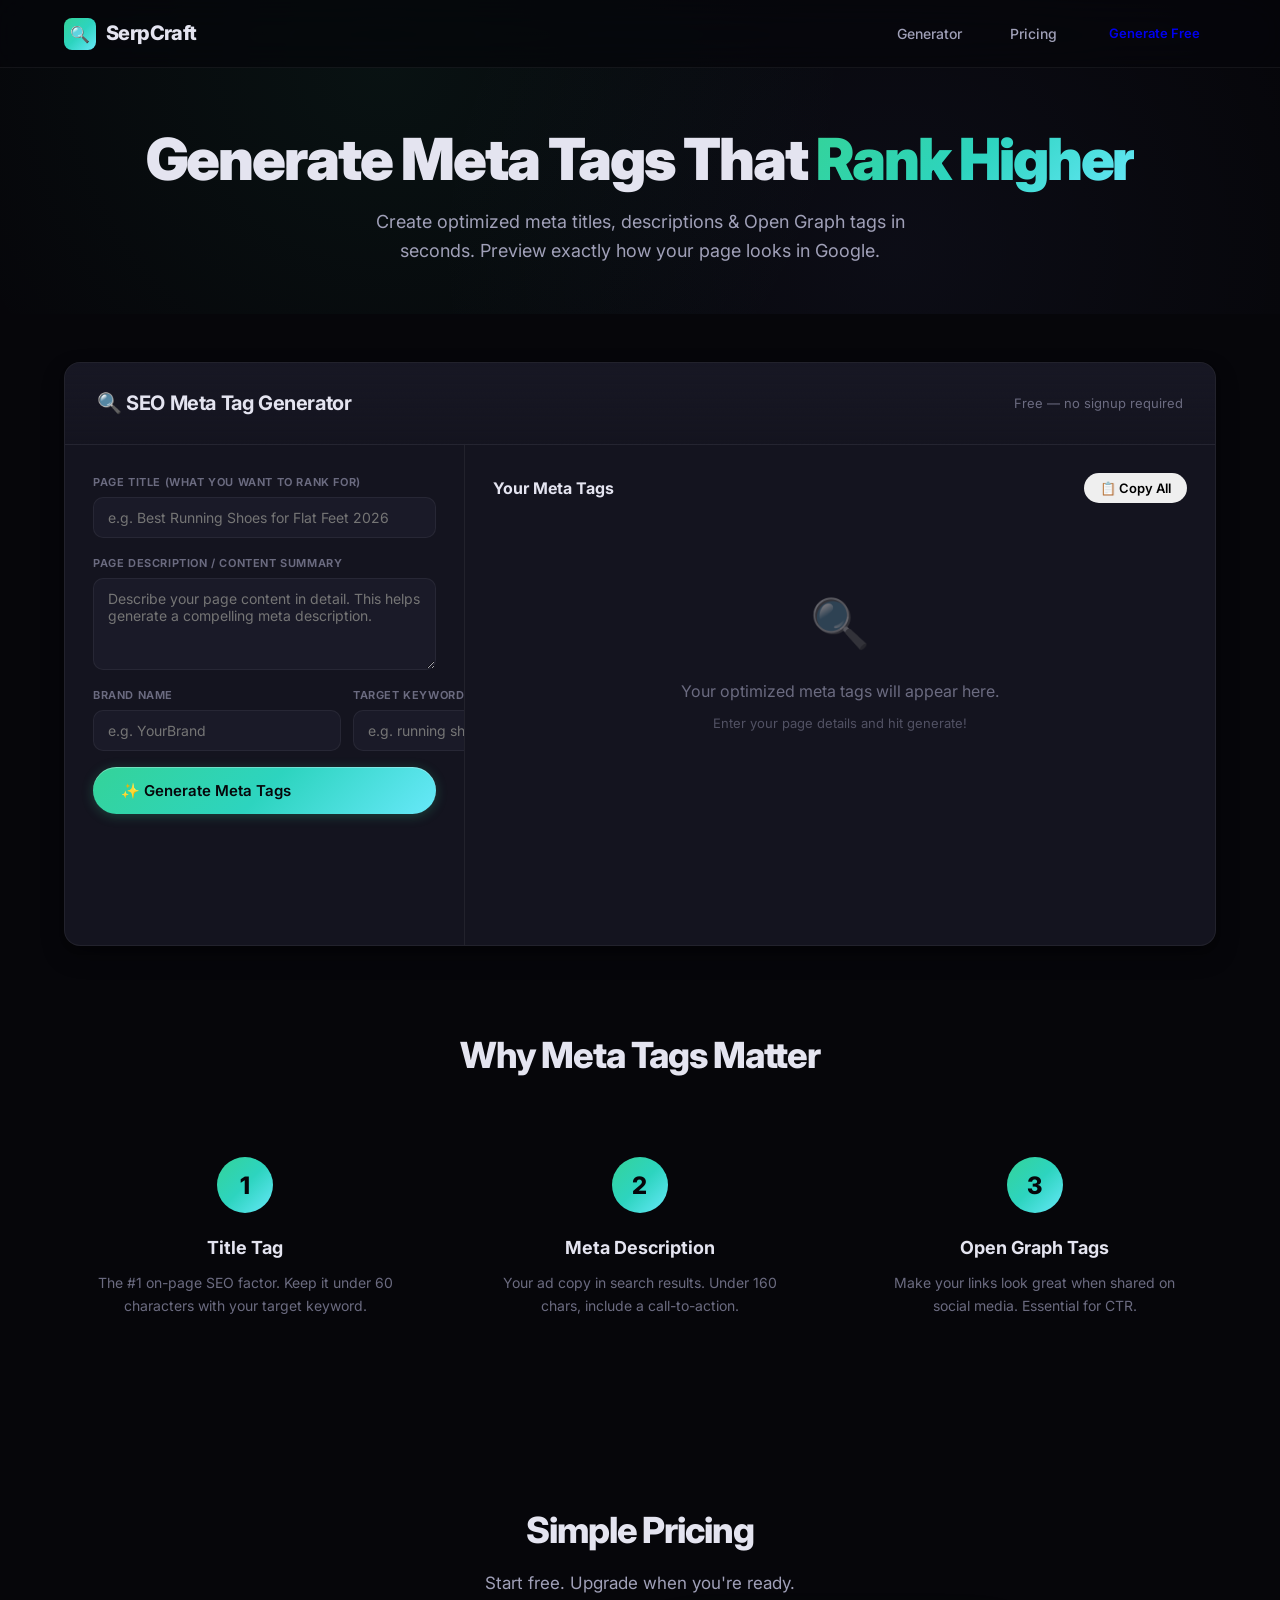
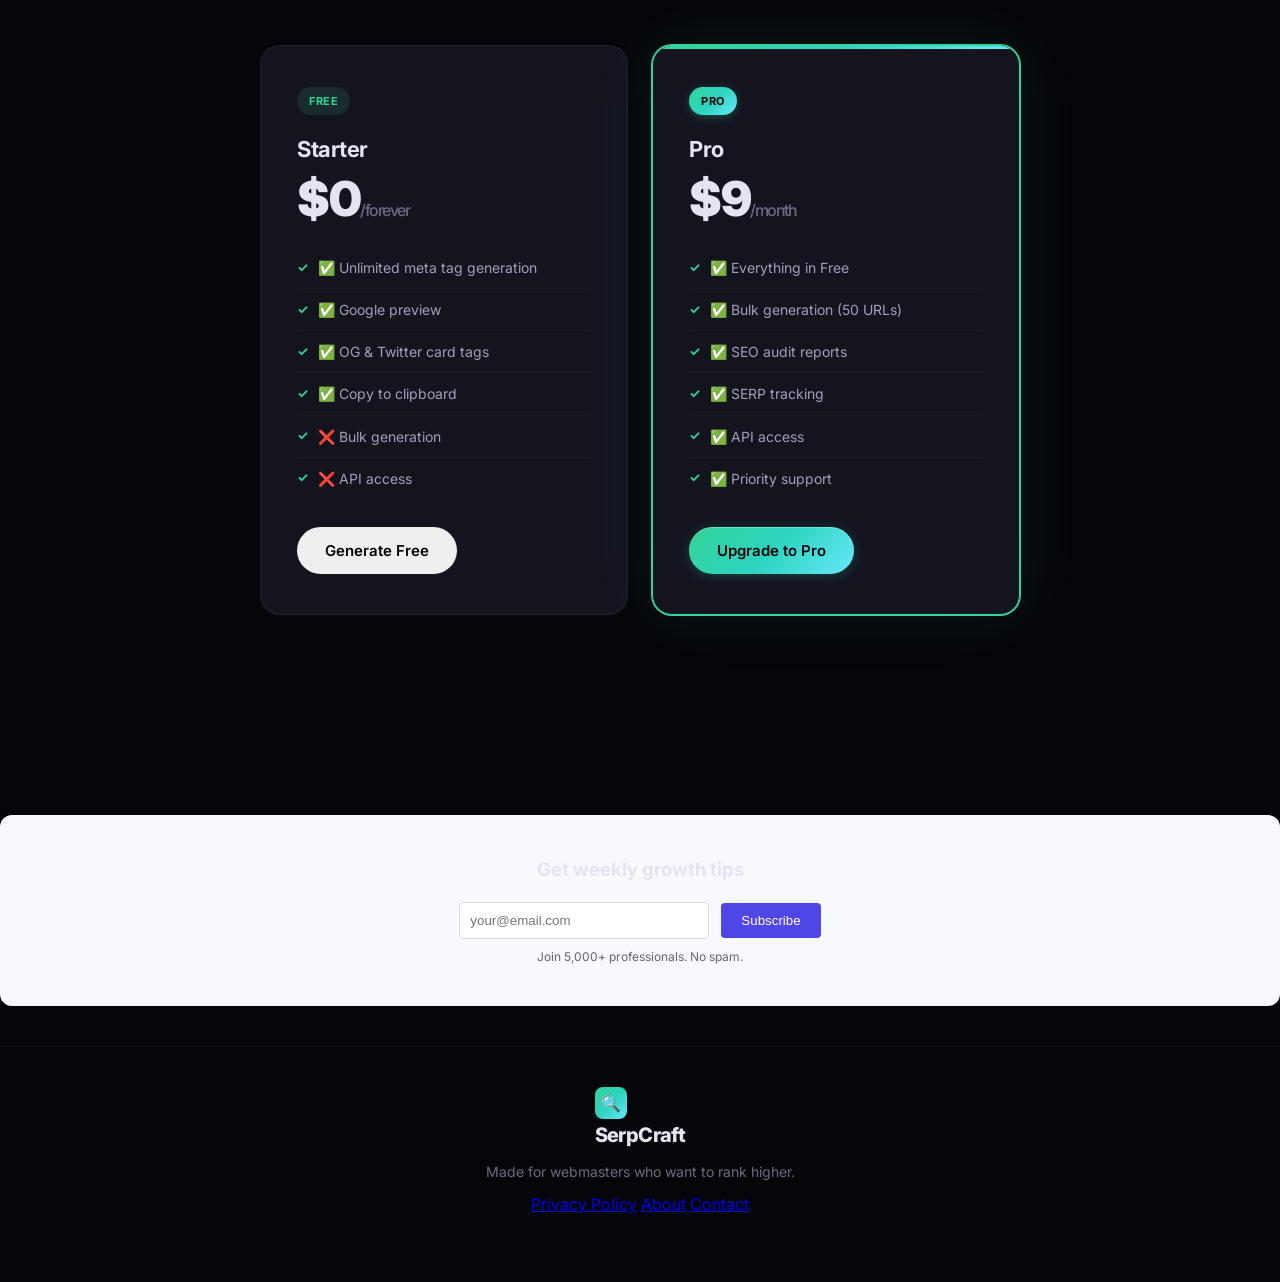
<file: index.html>
<!DOCTYPE html>
<html lang="en">
<head>
  <meta charset="UTF-8">
  <meta name="viewport" content="width=device-width, initial-scale=1.0">
  <title>SerpCraft — Free SEO Meta Tag Generator</title>
  <meta name="description" content="Generate optimized meta titles, descriptions & Open Graph tags for better Google rankings. Free SEO tool.">
  <link rel="stylesheet" href="/src/css/style.css">
  <link rel="preconnect" href="https://fonts.googleapis.com">
  <link href="https://fonts.googleapis.com/css2?family=Inter:wght@400;500;600;700;800&display=swap" rel="stylesheet">
<script async src="https://pagead2.googlesyndication.com/pagead/js/adsbygoogle.js?client=pub-8410225250422623" crossorigin="anonymous"></script>
<!-- Replace pub-8410225250422623 with your AdSense ID -->
<meta name="google-adsense-account" content="ca-pub-8410225250422623">
</head>
<body>
  <nav class="navbar">
    <div class="container nav-inner">
      <a href="#" class="logo"><span class="logo-icon">🔍</span> SerpCraft</a>
      <div class="nav-links">
        <a href="#generator" class="nav-link">Generator</a>
        <a href="#pricing" class="nav-link">Pricing</a>
        <a href="#generator" class="btn btn-sm btn-outline">Generate Free</a>
      </div>
    </div>
  </nav>

  <section class="hero">
    <div class="container hero-content">
      <h1>Generate Meta Tags That <span class="gradient-text">Rank Higher</span></h1>
      <p class="hero-subtitle">Create optimized meta titles, descriptions & Open Graph tags in seconds. Preview exactly how your page looks in Google.</p>
    </div>
  </section>

  <section id="generator" class="gen-section">
    <div class="container">
      <div class="gen-card">
        <div class="gen-header">
          <h2>🔍 SEO Meta Tag Generator</h2>
          <p class="app-hint">Free — no signup required</p>
        </div>
        <div class="gen-body">
          <div class="input-panel">
            <div class="form-group">
              <label for="pageTitle">Page Title (what you want to rank for)</label>
              <input type="text" id="pageTitle" placeholder="e.g. Best Running Shoes for Flat Feet 2026">
            </div>
            <div class="form-group">
              <label for="pageDesc">Page Description / Content Summary</label>
              <textarea id="pageDesc" rows="4" placeholder="Describe your page content in detail. This helps generate a compelling meta description."></textarea>
            </div>
            <div class="form-row">
              <div class="form-group">
                <label for="brandName">Brand Name</label>
                <input type="text" id="brandName" placeholder="e.g. YourBrand">
              </div>
              <div class="form-group">
                <label for="targetKeyword">Target Keyword (optional)</label>
                <input type="text" id="targetKeyword" placeholder="e.g. running shoes">
              </div>
            </div>
            <button class="btn btn-primary btn-lg" onclick="generateMeta()">✨ Generate Meta Tags</button>
          </div>

          <div class="output-panel">
            <div class="output-header">
              <h3>Your Meta Tags</h3>
              <div class="output-actions">
                <button class="btn btn-sm btn-outline" onclick="copyAllMeta()">📋 Copy All</button>
              </div>
            </div>

            <div id="metaOutput" class="meta-output">
              <div class="empty-state" id="metaEmpty">
                <div class="empty-icon">🔍</div>
                <p>Your optimized meta tags will appear here.</p>
                <p class="empty-hint">Enter your page details and hit generate!</p>
              </div>
            </div>

            <!-- Google Preview -->
            <div id="googlePreview" class="google-preview" style="display:none;">
              <h4>📊 Google Search Preview</h4>
              <div class="preview-result">
                <div class="preview-url" id="prevUrl"></div>
                <div class="preview-title" id="prevTitle"></div>
                <div class="preview-desc" id="prevDesc"></div>
              </div>
            </div>

            <!-- Loading -->
            <div id="metaLoading" class="loading-state" style="display:none;">
              <div class="spinner"></div>
              <p>Generating optimized tags...</p>
            </div>
          </div>
        </div>
      </div>

      <!-- How It Works -->
      <div class="how-it-works">
        <h2>Why Meta Tags Matter</h2>
        <div class="steps">
          <div class="step">
            <div class="step-number">1</div>
            <h3>Title Tag</h3>
            <p>The #1 on-page SEO factor. Keep it under 60 characters with your target keyword.</p>
          </div>
          <div class="step">
            <div class="step-number">2</div>
            <h3>Meta Description</h3>
            <p>Your ad copy in search results. Under 160 chars, include a call-to-action.</p>
          </div>
          <div class="step">
            <div class="step-number">3</div>
            <h3>Open Graph Tags</h3>
            <p>Make your links look great when shared on social media. Essential for CTR.</p>
          </div>
        </div>
      </div>

      <!-- Pricing -->
      <section id="pricing" class="pricing-section">
        <h2>Simple Pricing</h2>
        <p class="pricing-subtitle">Start free. Upgrade when you're ready.</p>
        <div class="pricing-grid">
          <div class="pricing-card">
            <div class="pricing-badge free">Free</div>
            <h3>Starter</h3>
            <div class="price">$0<span>/forever</span></div>
            <ul class="feature-list">
              <li>✅ Unlimited meta tag generation</li>
              <li>✅ Google preview</li>
              <li>✅ OG & Twitter card tags</li>
              <li>✅ Copy to clipboard</li>
              <li>❌ Bulk generation</li>
              <li>❌ API access</li>
            </ul>
            <button class="btn btn-outline btn-lg" onclick="document.getElementById('pageTitle').focus()">Generate Free</button>
          </div>
          <div class="pricing-card featured">
            <div class="pricing-badge pro">PRO</div>
            <h3>Pro</h3>
            <div class="price">$9<span>/month</span></div>
            <ul class="feature-list">
              <li>✅ Everything in Free</li>
              <li>✅ Bulk generation (50 URLs)</li>
              <li>✅ SEO audit reports</li>
              <li>✅ SERP tracking</li>
              <li>✅ API access</li>
              <li>✅ Priority support</li>
            </ul>
            <button class="btn btn-primary btn-lg">Upgrade to Pro</button>
          </div>
        </div>
      </section>
    </div>
  </section>

  <div style="padding:40px;text-align:center;background:#f8f8ff;margin:40px 0;border-radius:12px;">
<h3 style="margin-bottom:16px;">Get weekly growth tips</h3>
<input type="email" placeholder="your@email.com" style="padding:10px;width:250px;margin-right:8px;border:1px solid #ddd;border-radius:4px;">
<button style="padding:10px 20px;background:#4f46e5;color:white;border:none;border-radius:4px;cursor:pointer;">Subscribe</button>
<p style="font-size:12px;color:#666;margin-top:8px;">Join 5,000+ professionals. No spam.</p>
</div>
<footer class="footer">
    <div class="container footer-inner">
      <div class="footer-brand"><span class="logo-icon">🔍</span> SerpCraft</div>
      <p>Made for webmasters who want to rank higher.</p>
      <nav class="footer-nav">
      <a href="/privacy.html">Privacy Policy</a>
      <a href="/about.html">About</a>
      <a href="/contact.html">Contact</a>
    </nav>
    <p class="footer-note"&copy; 2026 SerpCraft. All rights reserved.</p>
    </div>
  </footer>

  <script src="/src/js/app.js"></script>
</body>
</html>
</file>
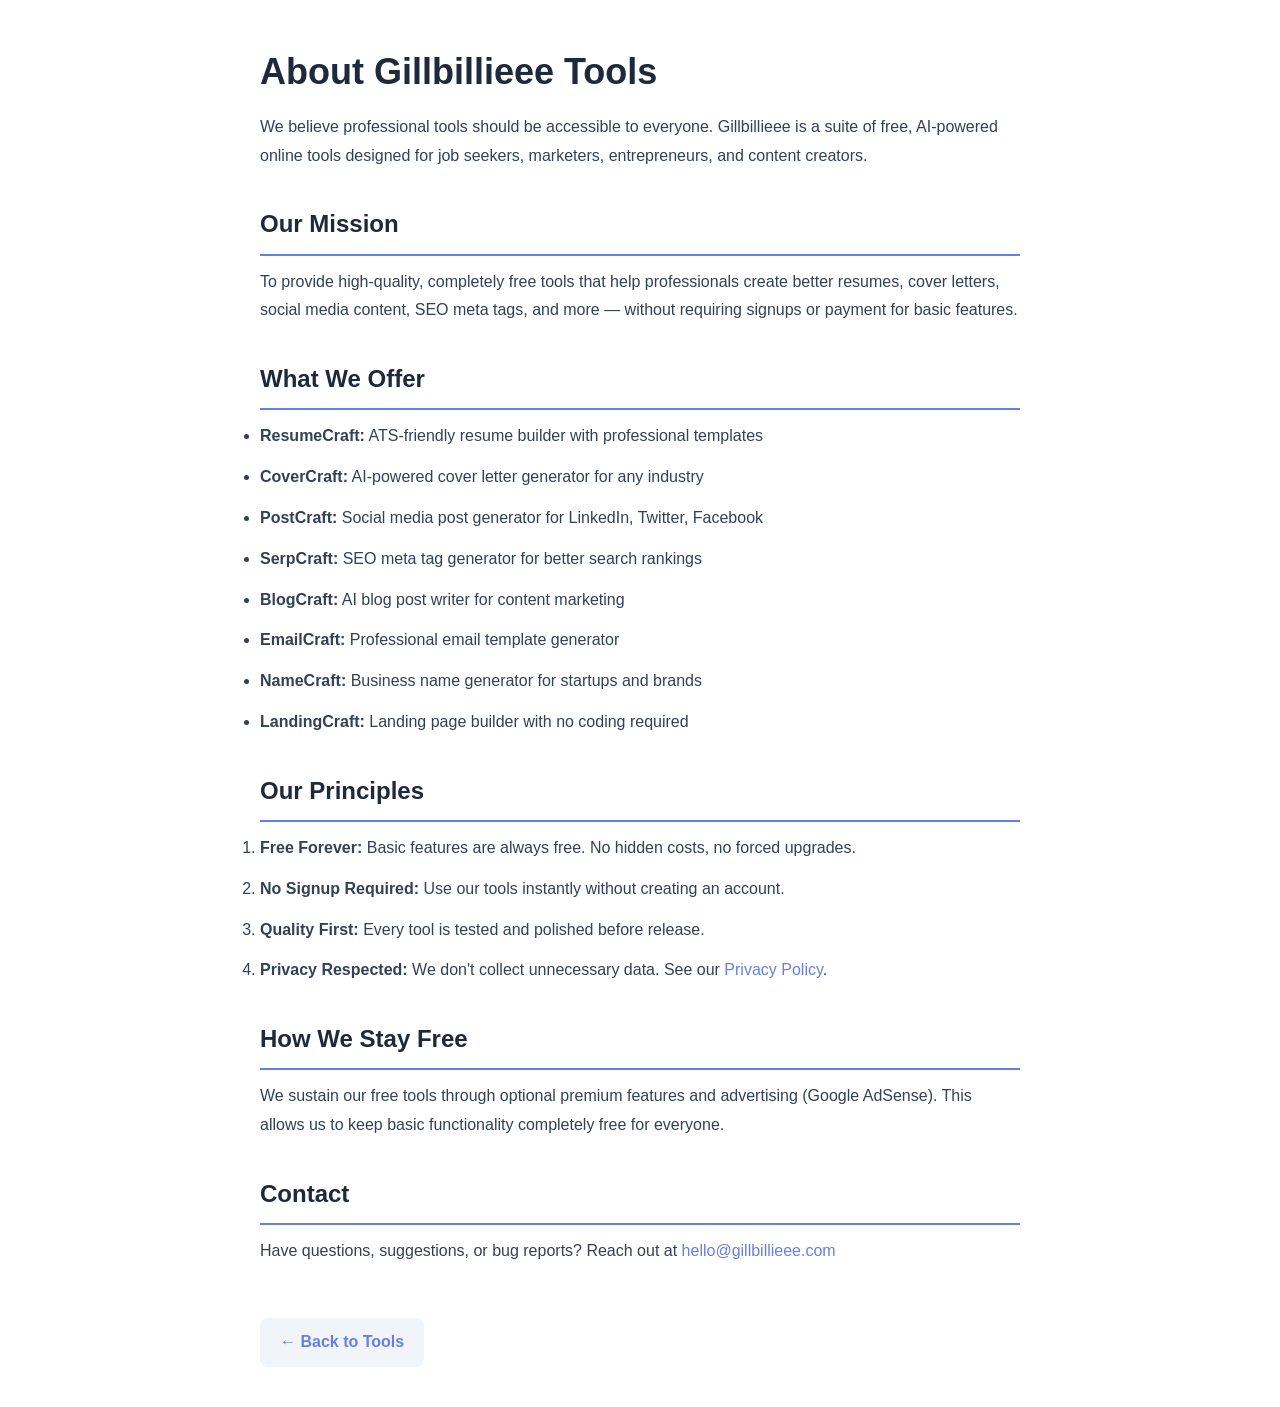
<file: about.html>
<!DOCTYPE html>
<html lang="en">
<head>
  <meta charset="UTF-8">
  <meta name="viewport" content="width=device-width, initial-scale=1.0">
  <title>About — Gillbillieee Tools</title>
  <style>
    * { margin: 0; padding: 0; box-sizing: border-box; }
    body { font-family: -apple-system, BlinkMacSystemFont, 'Segoe UI', Roboto, sans-serif; line-height: 1.8; color: #334155; max-width: 800px; margin: 0 auto; padding: 40px 20px; }
    h1 { font-size: 36px; margin-bottom: 8px; color: #1e293b; }
    h2 { font-size: 24px; margin-top: 32px; margin-bottom: 12px; color: #1e293b; border-bottom: 2px solid #667eea; padding-bottom: 8px; }
    p, li { margin-bottom: 12px; }
    a { color: #667eea; text-decoration: none; }
    .back { display: inline-block; margin-top: 40px; padding: 10px 20px; background: #f1f5f9; border-radius: 8px; color: #667eea; font-weight: 600; }
  </style>
<meta name="google-adsense-account" content="ca-pub-8410225250422623">
<script async src="https://pagead2.googlesyndication.com/pagead/js/adsbygoogle.js?client=ca-pub-8410225250422623" crossorigin="anonymous"></script>
</head>
<body>
  <h1>About Gillbillieee Tools</h1>
  
  <p>We believe professional tools should be accessible to everyone. Gillbillieee is a suite of free, AI-powered online tools designed for job seekers, marketers, entrepreneurs, and content creators.</p>
  
  <h2>Our Mission</h2>
  <p>To provide high-quality, completely free tools that help professionals create better resumes, cover letters, social media content, SEO meta tags, and more — without requiring signups or payment for basic features.</p>
  
  <h2>What We Offer</h2>
  <ul>
    <li><strong>ResumeCraft:</strong> ATS-friendly resume builder with professional templates</li>
    <li><strong>CoverCraft:</strong> AI-powered cover letter generator for any industry</li>
    <li><strong>PostCraft:</strong> Social media post generator for LinkedIn, Twitter, Facebook</li>
    <li><strong>SerpCraft:</strong> SEO meta tag generator for better search rankings</li>
    <li><strong>BlogCraft:</strong> AI blog post writer for content marketing</li>
    <li><strong>EmailCraft:</strong> Professional email template generator</li>
    <li><strong>NameCraft:</strong> Business name generator for startups and brands</li>
    <li><strong>LandingCraft:</strong> Landing page builder with no coding required</li>
  </ul>
  
  <h2>Our Principles</h2>
  <ol>
    <li><strong>Free Forever:</strong> Basic features are always free. No hidden costs, no forced upgrades.</li>
    <li><strong>No Signup Required:</strong> Use our tools instantly without creating an account.</li>
    <li><strong>Quality First:</strong> Every tool is tested and polished before release.</li>
    <li><strong>Privacy Respected:</strong> We don't collect unnecessary data. See our <a href="/privacy">Privacy Policy</a>.</li>
  </ol>
  
  <h2>How We Stay Free</h2>
  <p>We sustain our free tools through optional premium features and advertising (Google AdSense). This allows us to keep basic functionality completely free for everyone.</p>
  
  <h2>Contact</h2>
  <p>Have questions, suggestions, or bug reports? Reach out at <a href="mailto:hello@gillbillieee.com">hello@gillbillieee.com</a></p>
  
  <a href="/" class="back">← Back to Tools</a>
</body>
</html>
</file>
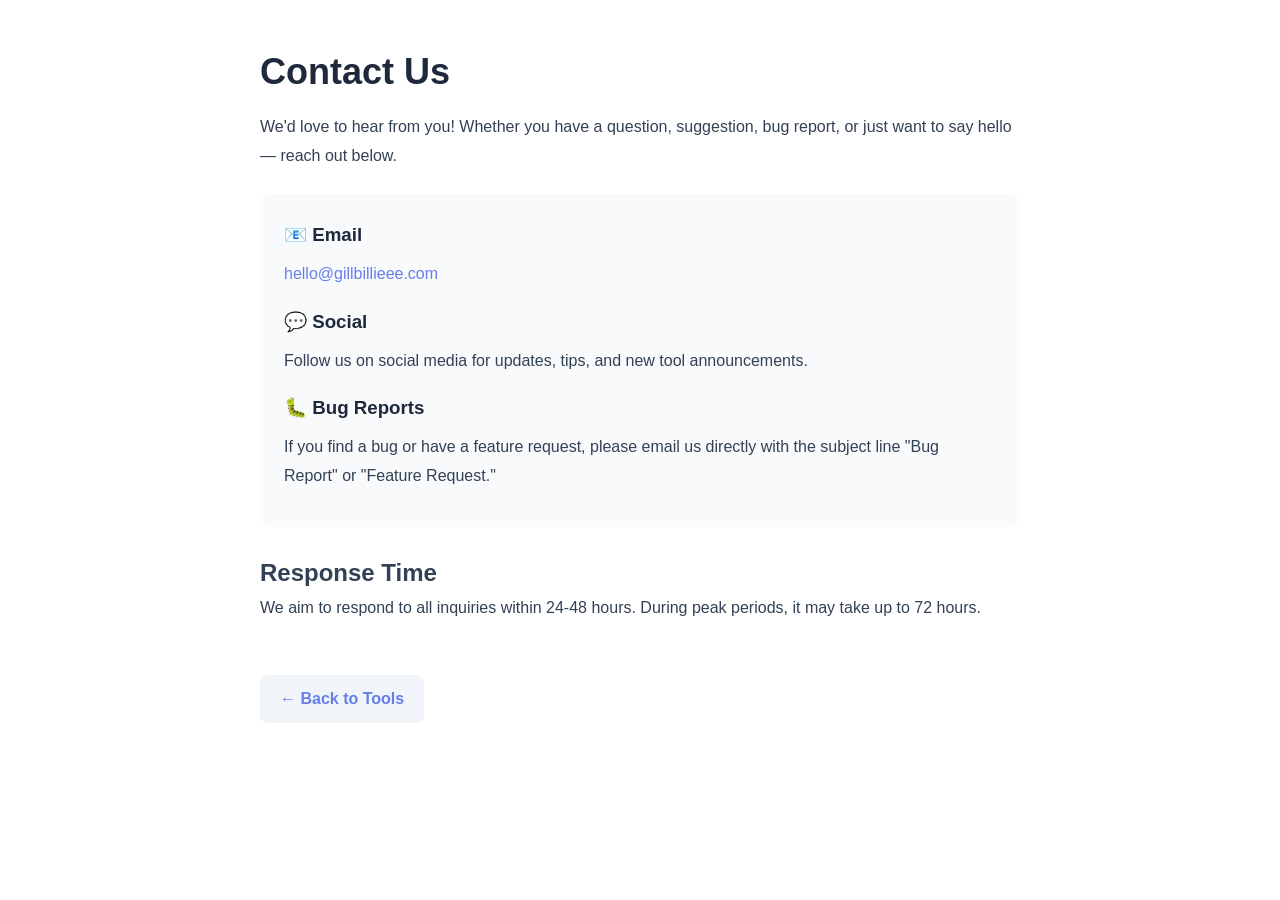
<file: contact.html>
<!DOCTYPE html>
<html lang="en">
<head>
  <meta charset="UTF-8">
  <meta name="viewport" content="width=device-width, initial-scale=1.0">
  <title>Contact — Gillbillieee Tools</title>
  <style>
    * { margin: 0; padding: 0; box-sizing: border-box; }
    body { font-family: -apple-system, BlinkMacSystemFont, 'Segoe UI', Roboto, sans-serif; line-height: 1.8; color: #334155; max-width: 800px; margin: 0 auto; padding: 40px 20px; }
    h1 { font-size: 36px; margin-bottom: 8px; color: #1e293b; }
    p, li { margin-bottom: 12px; }
    a { color: #667eea; text-decoration: none; }
    .back { display: inline-block; margin-top: 40px; padding: 10px 20px; background: #f1f5f9; border-radius: 8px; color: #667eea; font-weight: 600; }
    .contact-info { background: #f8fafc; padding: 24px; border-radius: 12px; margin: 24px 0; }
    .contact-info h3 { color: #1e293b; margin-bottom: 8px; }
  </style>
<meta name="google-adsense-account" content="ca-pub-8410225250422623">
<script async src="https://pagead2.googlesyndication.com/pagead/js/adsbygoogle.js?client=ca-pub-8410225250422623" crossorigin="anonymous"></script>
</head>
<body>
  <h1>Contact Us</h1>
  
  <p>We'd love to hear from you! Whether you have a question, suggestion, bug report, or just want to say hello — reach out below.</p>
  
  <div class="contact-info">
    <h3>📧 Email</h3>
    <p><a href="mailto:hello@gillbillieee.com">hello@gillbillieee.com</a></p>
    
    <h3 style="margin-top: 16px;">💬 Social</h3>
    <p>Follow us on social media for updates, tips, and new tool announcements.</p>
    
    <h3 style="margin-top: 16px;">🐛 Bug Reports</h3>
    <p>If you find a bug or have a feature request, please email us directly with the subject line "Bug Report" or "Feature Request."</p>
  </div>
  
  <h2>Response Time</h2>
  <p>We aim to respond to all inquiries within 24-48 hours. During peak periods, it may take up to 72 hours.</p>
  
  <a href="/" class="back">← Back to Tools</a>
</body>
</html>
</file>
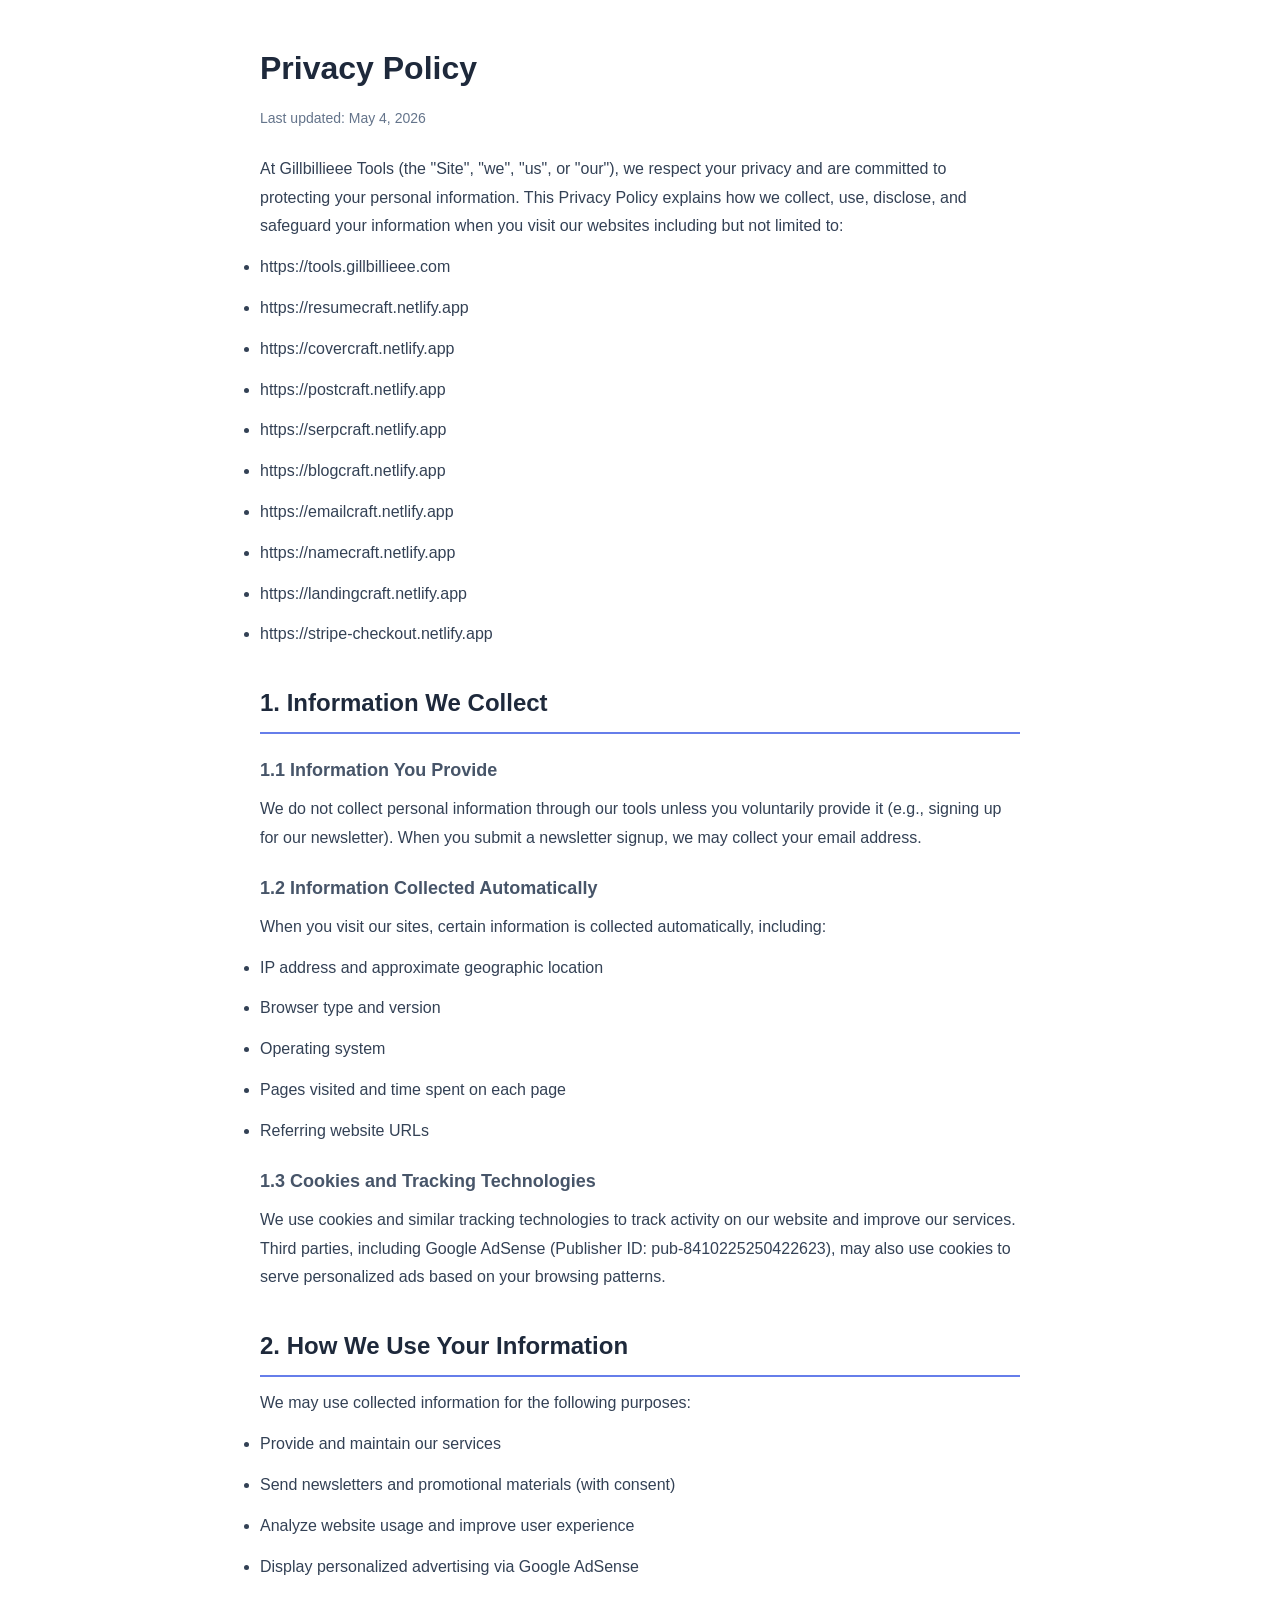
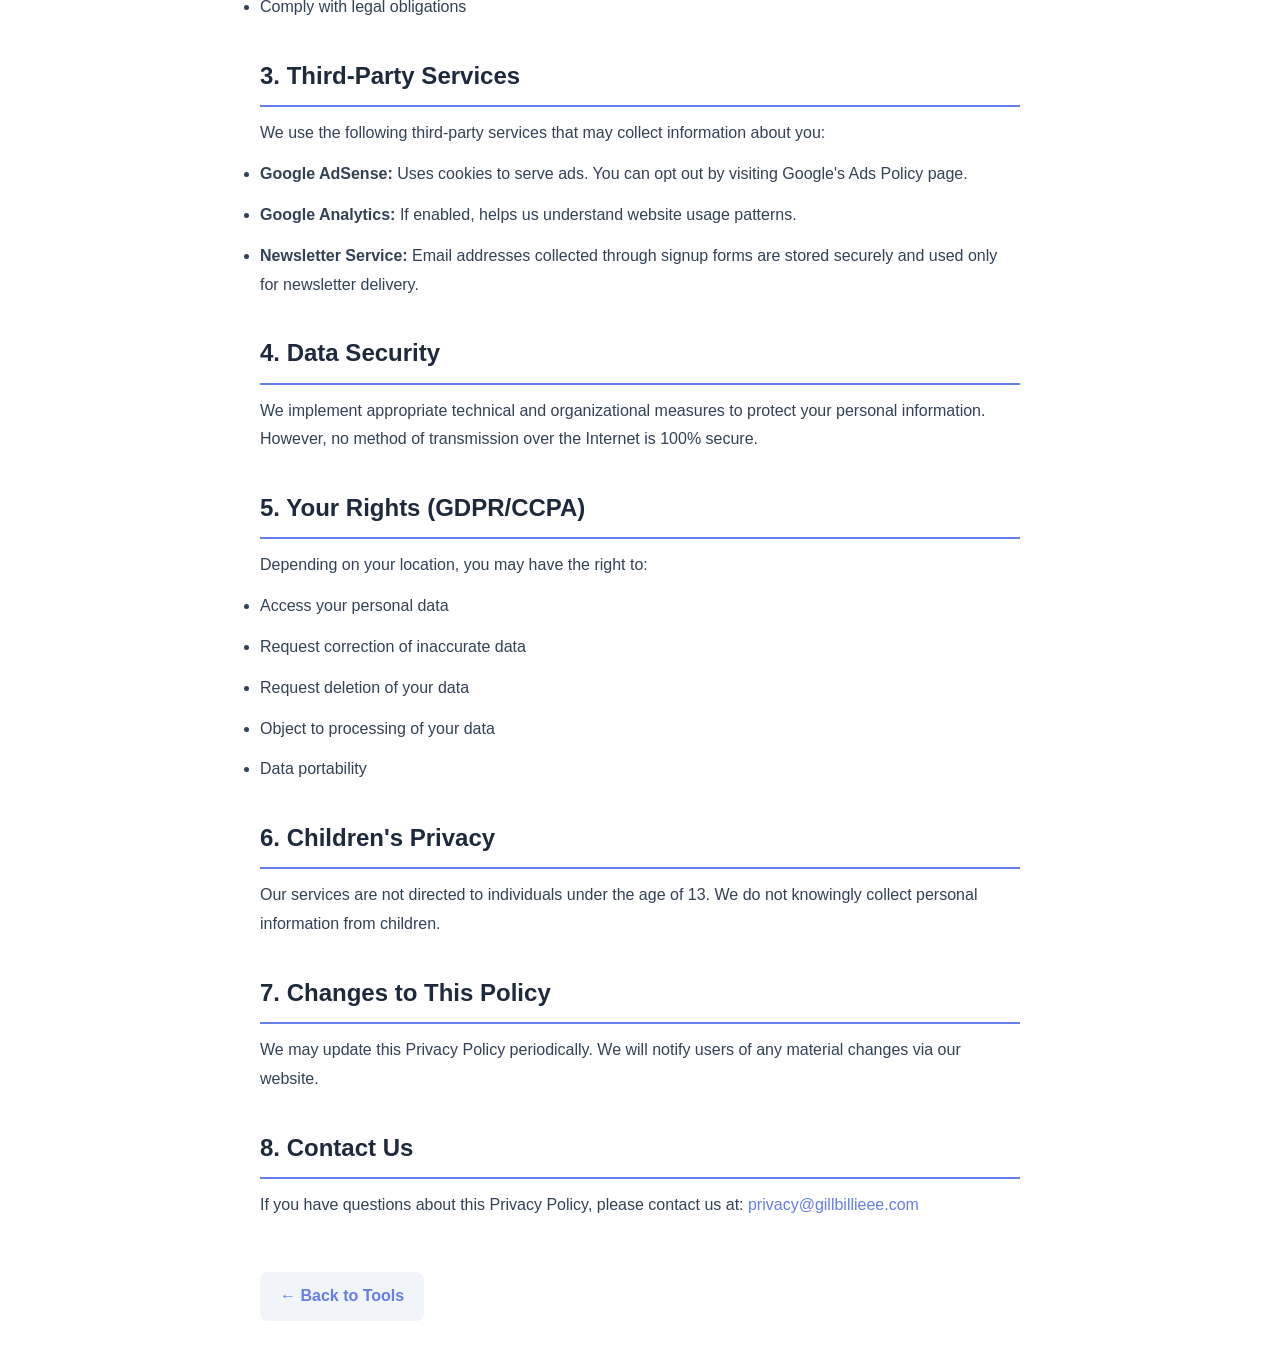
<file: privacy.html>
<!DOCTYPE html>
<html lang="en">
<head>
  <meta charset="UTF-8">
  <meta name="viewport" content="width=device-width, initial-scale=1.0">
  <title>Privacy Policy — Gillbillieee Tools</title>
  <style>
    * { margin: 0; padding: 0; box-sizing: border-box; }
    body { font-family: -apple-system, BlinkMacSystemFont, 'Segoe UI', Roboto, sans-serif; line-height: 1.8; color: #334155; max-width: 800px; margin: 0 auto; padding: 40px 20px; }
    h1 { font-size: 32px; margin-bottom: 8px; color: #1e293b; }
    h2 { font-size: 24px; margin-top: 32px; margin-bottom: 12px; color: #1e293b; border-bottom: 2px solid #667eea; padding-bottom: 8px; }
    h3 { font-size: 18px; margin-top: 20px; margin-bottom: 8px; color: #475569; }
    p, li { margin-bottom: 12px; }
    a { color: #667eea; text-decoration: none; }
    a:hover { text-decoration: underline; }
    .back { display: inline-block; margin-top: 40px; padding: 10px 20px; background: #f1f5f9; border-radius: 8px; color: #667eea; font-weight: 600; }
    .updated { color: #64748b; font-size: 14px; margin-bottom: 24px; }
  </style>
<meta name="google-adsense-account" content="ca-pub-8410225250422623">
<script async src="https://pagead2.googlesyndication.com/pagead/js/adsbygoogle.js?client=ca-pub-8410225250422623" crossorigin="anonymous"></script>
</head>
<body>
  <h1>Privacy Policy</h1>
  <p class="updated">Last updated: May 4, 2026</p>
  
  <p>At Gillbillieee Tools (the "Site", "we", "us", or "our"), we respect your privacy and are committed to protecting your personal information. This Privacy Policy explains how we collect, use, disclose, and safeguard your information when you visit our websites including but not limited to:</p>
  
  <ul>
    <li>https://tools.gillbillieee.com</li>
    <li>https://resumecraft.netlify.app</li>
    <li>https://covercraft.netlify.app</li>
    <li>https://postcraft.netlify.app</li>
    <li>https://serpcraft.netlify.app</li>
    <li>https://blogcraft.netlify.app</li>
    <li>https://emailcraft.netlify.app</li>
    <li>https://namecraft.netlify.app</li>
    <li>https://landingcraft.netlify.app</li>
    <li>https://stripe-checkout.netlify.app</li>
  </ul>
  
  <h2>1. Information We Collect</h2>
  <h3>1.1 Information You Provide</h3>
  <p>We do not collect personal information through our tools unless you voluntarily provide it (e.g., signing up for our newsletter). When you submit a newsletter signup, we may collect your email address.</p>
  
  <h3>1.2 Information Collected Automatically</h3>
  <p>When you visit our sites, certain information is collected automatically, including:</p>
  <ul>
    <li>IP address and approximate geographic location</li>
    <li>Browser type and version</li>
    <li>Operating system</li>
    <li>Pages visited and time spent on each page</li>
    <li>Referring website URLs</li>
  </ul>
  
  <h3>1.3 Cookies and Tracking Technologies</h3>
  <p>We use cookies and similar tracking technologies to track activity on our website and improve our services. Third parties, including Google AdSense (Publisher ID: pub-8410225250422623), may also use cookies to serve personalized ads based on your browsing patterns.</p>
  
  <h2>2. How We Use Your Information</h2>
  <p>We may use collected information for the following purposes:</p>
  <ul>
    <li>Provide and maintain our services</li>
    <li>Send newsletters and promotional materials (with consent)</li>
    <li>Analyze website usage and improve user experience</li>
    <li>Display personalized advertising via Google AdSense</li>
    <li>Comply with legal obligations</li>
  </ul>
  
  <h2>3. Third-Party Services</h2>
  <p>We use the following third-party services that may collect information about you:</p>
  <ul>
    <li><strong>Google AdSense:</strong> Uses cookies to serve ads. You can opt out by visiting Google's Ads Policy page.</li>
    <li><strong>Google Analytics:</strong> If enabled, helps us understand website usage patterns.</li>
    <li><strong>Newsletter Service:</strong> Email addresses collected through signup forms are stored securely and used only for newsletter delivery.</li>
  </ul>
  
  <h2>4. Data Security</h2>
  <p>We implement appropriate technical and organizational measures to protect your personal information. However, no method of transmission over the Internet is 100% secure.</p>
  
  <h2>5. Your Rights (GDPR/CCPA)</h2>
  <p>Depending on your location, you may have the right to:</p>
  <ul>
    <li>Access your personal data</li>
    <li>Request correction of inaccurate data</li>
    <li>Request deletion of your data</li>
    <li>Object to processing of your data</li>
    <li>Data portability</li>
  </ul>
  
  <h2>6. Children's Privacy</h2>
  <p>Our services are not directed to individuals under the age of 13. We do not knowingly collect personal information from children.</p>
  
  <h2>7. Changes to This Policy</h2>
  <p>We may update this Privacy Policy periodically. We will notify users of any material changes via our website.</p>
  
  <h2>8. Contact Us</h2>
  <p>If you have questions about this Privacy Policy, please contact us at: <a href="mailto:privacy@gillbillieee.com">privacy@gillbillieee.com</a></p>
  
  <a href="/" class="back">← Back to Tools</a>
</body>
</html>
</file>
<file: src/css/style.css>
/* ===== SERPCraft — Modern 2026 Design System (Dark) ===== */

@import url('https://fonts.googleapis.com/css2?family=Inter:wght@300;400;500;600;700;800;900&family=JetBrains+Mono:wght@400;500&display=swap');

*, *::before, *::after { box-sizing: border-box; margin: 0; padding: 0; }

:root {
  --bg: #06060a;
  --surface: rgba(18, 18, 26, 0.7);
  --surface-solid: #14141f;
  --surface-2: #1a1a28;
  --border: rgba(255, 255, 255, 0.06);
  --border-hover: rgba(255, 255, 255, 0.12);
  --text: #e4e4f0;
  --text-secondary: #a0a0b8;
  --text-dim: #6b6b80;

  --primary: #34d399;
  --primary-hover: #2dd4a0;
  --primary-light: rgba(52, 211, 153, 0.08);
  --primary-glow: rgba(52, 211, 153, 0.3);
  --accent: #818cf8;
  --accent-2: #06b6d4;

  --gradient-primary: linear-gradient(135deg, #34d399 0%, #2dd4bf 50%, #67e8f9 100%);
  --gradient-hero: radial-gradient(ellipse at 30% 20%, rgba(52, 211, 153, 0.08) 0%, transparent 50%),
                   radial-gradient(ellipse at 70% 80%, rgba(129, 140, 248, 0.06) 0%, transparent 50%),
                   linear-gradient(180deg, #06060a 0%, #0a0a14 100%);

  --shadow-sm: 0 1px 2px rgba(0, 0, 0, 0.3), 0 1px 3px rgba(0, 0, 0, 0.2);
  --shadow-md: 0 4px 6px -1px rgba(0, 0, 0, 0.3), 0 2px 4px -2px rgba(0, 0, 0, 0.2);
  --shadow-lg: 0 10px 25px -3px rgba(0, 0, 0, 0.4), 0 4px 10px -4px rgba(0, 0, 0, 0.2);
  --shadow-xl: 0 20px 50px -12px rgba(0, 0, 0, 0.5);
  --shadow-glow: 0 0 60px rgba(52, 211, 153, 0.1);

  --radius: 16px;
  --radius-sm: 10px;
  --radius-pill: 9999px;
}

html { scroll-behavior: smooth; }

body {
  font-family: 'Inter', -apple-system, BlinkMacSystemFont, sans-serif;
  background: var(--bg); color: var(--text); line-height: 1.65;
  overflow-x: hidden;
  -webkit-font-smoothing: antialiased;
}

.container { max-width: 1200px; margin: 0 auto; padding: 0 24px; }

/* ===== Buttons ===== */
.btn {
  display: inline-flex; align-items: center; gap: 8px;
  padding: 11px 22px; border: none; border-radius: var(--radius-pill);
  font-family: inherit; font-size: 14px; font-weight: 600;
  cursor: pointer; transition: all 0.25s cubic-bezier(0.4, 0, 0.2, 1);
  text-decoration: none; position: relative; overflow: hidden;
}
.btn-primary {
  background: var(--gradient-primary); color: #06060a;
  box-shadow: 0 2px 12px rgba(52, 211, 153, 0.25), inset 0 1px 0 rgba(255,255,255,0.3);
}
.btn-primary:hover {
  transform: translateY(-2px);
  box-shadow: 0 6px 24px rgba(52, 211, 153, 0.35), inset 0 1px 0 rgba(255,255,255,0.3);
}
.btn-primary:active { transform: translateY(0); }

.btn-secondary {
  background: var(--surface-solid); color: var(--text);
  border: 1.5px solid var(--border); box-shadow: var(--shadow-sm);
}
.btn-secondary:hover {
  border-color: var(--primary); color: var(--primary);
  box-shadow: var(--shadow-md); transform: translateY(-1px);
}

.btn-ghost { background: transparent; color: var(--text-secondary); padding: 8px 14px; }
.btn-ghost:hover { background: var(--primary-light); color: var(--primary); }

.btn-sm { padding: 7px 16px; font-size: 13px; }
.btn-lg { padding: 14px 28px; font-size: 15px; }

/* ===== Navbar ===== */
.navbar {
  position: fixed; top: 0; left: 0; right: 0; z-index: 100;
  background: rgba(6, 6, 10, 0.75);
  backdrop-filter: blur(24px) saturate(180%);
  -webkit-backdrop-filter: blur(24px) saturate(180%);
  border-bottom: 1px solid var(--border); padding: 16px 0;
}
.nav-inner { display: flex; align-items: center; justify-content: space-between; }

.logo {
  font-size: 20px; font-weight: 800; color: var(--text);
  text-decoration: none; display: flex; align-items: center; gap: 10px;
  letter-spacing: -0.03em;
}
.logo-icon {
  width: 32px; height: 32px; border-radius: 8px;
  background: var(--gradient-primary);
  display: flex; align-items: center; justify-content: center;
  color: #06060a; font-size: 16px; font-weight: 800;
}

.nav-links { display: flex; align-items: center; gap: 24px; }
.nav-link {
  color: var(--text-secondary); text-decoration: none;
  font-size: 14px; font-weight: 500; transition: all 0.2s;
  padding: 6px 12px; border-radius: var(--radius-sm);
}
.nav-link:hover { color: var(--text); background: var(--primary-light); }

/* ===== Hero ===== */
.hero {
  padding: calc(80px + 48px) 0 48px; text-align: center;
  position: relative; overflow: hidden;
}
.hero::before {
  content: ''; position: absolute; inset: 0; pointer-events: none;
  background: radial-gradient(circle at 30% 20%, rgba(52,211,153,0.06) 0%, transparent 50%),
              radial-gradient(circle at 70% 80%, rgba(129,140,248,0.05) 0%, transparent 50%);
}
.hero-content { position: relative; z-index: 1; }

.hero h1 {
  font-size: clamp(34px, 5vw, 58px); font-weight: 900; line-height: 1.08;
  margin-bottom: 16px; letter-spacing: -0.035em; color: var(--text);
}
.gradient-text {
  background: var(--gradient-primary);
  -webkit-background-clip: text; -webkit-text-fill-color: transparent; background-clip: text;
}
.hero-subtitle {
  font-size: clamp(16px, 2vw, 18px); color: var(--text-secondary);
  max-width: 560px; margin: 0 auto; line-height: 1.65;
}

/* ===== Generator Section ===== */
.gen-section { padding: 48px 0 80px; }
.gen-card {
  background: var(--surface-solid); border: 1px solid var(--border);
  border-radius: var(--radius); overflow: hidden; box-shadow: var(--shadow-lg);
}
.gen-header {
  padding: 24px 32px; border-bottom: 1px solid var(--border);
  display: flex; justify-content: space-between; align-items: center;
  background: linear-gradient(180deg, rgba(26,26,40,0.5), transparent);
}
.gen-header h2 { font-size: 20px; font-weight: 700; letter-spacing: -0.02em; }
.app-hint { font-size: 13px; color: var(--text-dim); margin: 0 !important; }

.gen-body { display: grid; grid-template-columns: 400px 1fr; min-height: 500px; }

/* Input Panel */
.input-panel {
  padding: 28px; border-right: 1px solid var(--border);
  display: flex; flex-direction: column; gap: 16px;
  overflow-y: auto; max-height: calc(100vh - 100px);
}
.form-group { display: flex; flex-direction: column; gap: 6px; }
.form-group label {
  font-size: 11px; font-weight: 650; color: var(--text-dim);
  text-transform: uppercase; letter-spacing: 0.6px;
}
textarea, input[type="text"], select {
  background: var(--surface-2); border: 1.5px solid var(--border);
  border-radius: var(--radius-sm); padding: 11px 14px;
  color: var(--text); font-family: inherit; font-size: 14px;
  transition: all 0.2s ease; outline: none; resize: vertical;
}
textarea:focus, input[type="text"]:focus, select:focus {
  border-color: var(--primary);
  box-shadow: 0 0 0 3px rgba(52, 211, 153, 0.12);
}
.form-row { display: grid; grid-template-columns: 1fr 1fr; gap: 12px; }

/* Output Panel */
.output-panel { padding: 28px; display: flex; flex-direction: column; }
.output-header { display: flex; justify-content: space-between; align-items: center; margin-bottom: 20px; }
.output-header h3 { font-size: 16px; font-weight: 700; }
.output-actions { display: flex; gap: 8px; }

.meta-output { flex: 1; overflow-y: auto; display: flex; flex-direction: column; gap: 16px; }
.meta-card {
  background: var(--surface-2); border: 1px solid var(--border);
  border-radius: var(--radius); padding: 20px; transition: all 0.2s;
}
.meta-card:hover { border-color: var(--border-hover); }

.meta-label {
  font-size: 11px; font-weight: 700; text-transform: uppercase; letter-spacing: 0.6px;
  color: var(--primary); margin-bottom: 8px;
}
.meta-value {
  font-family: 'JetBrains Mono', monospace; font-size: 13px; line-height: 1.6;
  background: rgba(0, 0, 0, 0.25); padding: 14px; border-radius: var(--radius-sm);
  word-break: break-all; color: var(--text-secondary);
}
.meta-actions { display: flex; gap: 8px; align-items: center; margin-top: 10px; }
.char-count { font-size: 12px; color: var(--text-dim); margin-left: auto; }
.char-count.ok { color: var(--primary); }
.char-count.warn { color: #fbbf24; }
.char-count.over { color: #f87171; }

.empty-state { text-align: center; padding: 60px 20px; color: var(--text-dim); }
.empty-icon { font-size: 48px; margin-bottom: 16px; opacity: 0.4; }
.empty-hint { font-size: 13px; opacity: 0.7; margin-top: 8px; }

/* Google Preview */
.google-preview { margin-top: 20px; border-top: 1px solid var(--border); padding-top: 20px; }
.google-preview h4 { font-size: 14px; color: var(--text-dim); margin-bottom: 16px; }
.preview-result {
  background: var(--surface-2); border-radius: var(--radius-sm); padding: 24px;
  border: 1px solid var(--border);
}
.preview-url { font-size: 13px; color: #7dd3c0; margin-bottom: 4px; white-space: nowrap; overflow: hidden; text-overflow: ellipsis; }
.preview-title { font-size: 20px; color: #8ab4f8; line-height: 1.3; margin-bottom: 6px; word-break: break-word; }
.preview-desc { font-size: 14px; color: var(--text-secondary); line-height: 1.5; }

.loading-state { text-align: center; padding: 60px 20px; color: var(--text-dim); }
.spinner {
  width: 40px; height: 40px; border: 3px solid var(--border);
  border-top-color: var(--primary); border-radius: 50%;
  animation: spin 0.8s linear infinite; margin: 0 auto 16px;
}
@keyframes spin { to { transform: rotate(360deg); } }

/* ===== How It Works ===== */
.how-it-works { padding: 80px 0; text-align: center; }
.how-it-works h2 { font-size: clamp(28px, 4vw, 36px); font-weight: 800; margin-bottom: 48px; letter-spacing: -0.03em; }
.steps { display: grid; grid-template-columns: repeat(3, 1fr); gap: 32px; }
.step { text-align: center; padding: 24px; }
.step-number {
  width: 56px; height: 56px; border-radius: 50%;
  background: var(--gradient-primary); display: flex; align-items: center; justify-content: center;
  font-size: 24px; font-weight: 800; margin: 0 auto 20px; color: #06060a;
}
.step h3 { font-size: 18px; font-weight: 700; margin-bottom: 8px; }
.step p { color: var(--text-dim); font-size: 14px; }

/* ===== Pricing ===== */
.pricing-section { padding: 80px 0; text-align: center; }
.pricing-section h2 { font-size: clamp(28px, 4vw, 36px); font-weight: 800; margin-bottom: 8px; letter-spacing: -0.03em; }
.pricing-subtitle { color: var(--text-secondary); margin-bottom: 48px; font-size: 17px; }

.pricing-grid { display: grid; grid-template-columns: repeat(2, 1fr); gap: 24px; max-width: 760px; margin: 0 auto; }
.pricing-card {
  background: var(--surface-solid); border: 1.5px solid var(--border);
  border-radius: 20px; padding: 40px 36px; text-align: left;
  transition: all 0.3s cubic-bezier(0.4, 0, 0.2, 1); position: relative; overflow: hidden;
}
.pricing-card::before {
  content: ''; position: absolute; top: 0; left: 0; right: 0; height: 3px;
  background: var(--gradient-primary); opacity: 0; transition: opacity 0.3s;
}
.pricing-card:hover { transform: translateY(-4px); box-shadow: var(--shadow-xl); border-color: transparent; }
.pricing-card:hover::before { opacity: 1; }

.pricing-card.featured {
  border-color: var(--primary);
  box-shadow: 0 0 0 1px var(--primary), var(--shadow-glow);
}
.pricing-card.featured::before { opacity: 1; }

.pricing-badge {
  display: inline-flex; align-items: center; gap: 4px;
  font-size: 11px; font-weight: 700; text-transform: uppercase; letter-spacing: 0.6px;
  padding: 5px 12px; border-radius: var(--radius-pill); margin-bottom: 16px;
}
.pricing-badge.free { background: rgba(52, 211, 153, 0.12); color: var(--primary); }
.pricing-badge.pro {
  background: var(--gradient-primary); color: #06060a;
  box-shadow: 0 2px 8px rgba(52, 211, 153, 0.3);
}

.pricing-card h3 { font-size: 22px; font-weight: 700; margin-bottom: 8px; letter-spacing: -0.02em; }
.price { font-size: 48px; font-weight: 900; margin-bottom: 24px; color: var(--text); letter-spacing: -0.03em; line-height: 1; }
.price span { font-size: 16px; color: var(--text-dim); font-weight: 500; }

.feature-list { list-style: none; padding: 0; margin-bottom: 28px; }
.feature-list li {
  padding: 9px 0; font-size: 14px; color: var(--text-secondary);
  border-bottom: 1px solid rgba(255, 255, 255, 0.03);
  display: flex; align-items: center; gap: 10px;
}
.feature-list li::before { content: '✓'; color: var(--primary); font-weight: 700; font-size: 13px; }
.feature-list li:last-child { border-bottom: none; }

/* ===== Footer ===== */
.footer { padding: 40px 0; border-top: 1px solid var(--border); text-align: center; }
.footer-inner { display: flex; flex-direction: column; align-items: center; gap: 8px; }
.footer-brand { font-size: 20px; font-weight: 800; letter-spacing: -0.03em; }
.footer p { color: var(--text-dim); font-size: 14px; }
.footer-note { font-size: 12px !important; opacity: 0.5; margin-top: 16px !important; }

/* ===== Responsive ===== */
@media (max-width: 900px) {
  .gen-body { grid-template-columns: 1fr; }
  .input-panel { border-right: none; max-height: none; }
  .steps { grid-template-columns: 1fr; }
  .pricing-grid { grid-template-columns: 1fr; }
}

@media (max-width: 600px) {
  .nav-links { gap: 8px; }
  .hero h1 { font-size: clamp(28px, 8vw, 40px); }
}

/* ===== Scrollbar & Selection ===== */
::-webkit-scrollbar { width: 6px; height: 6px; }
::-webkit-scrollbar-track { background: transparent; }
::-webkit-scrollbar-thumb { background: var(--border-hover); border-radius: 3px; }
::selection { background: rgba(52, 211, 153, 0.15); color: var(--primary); }
</file>
